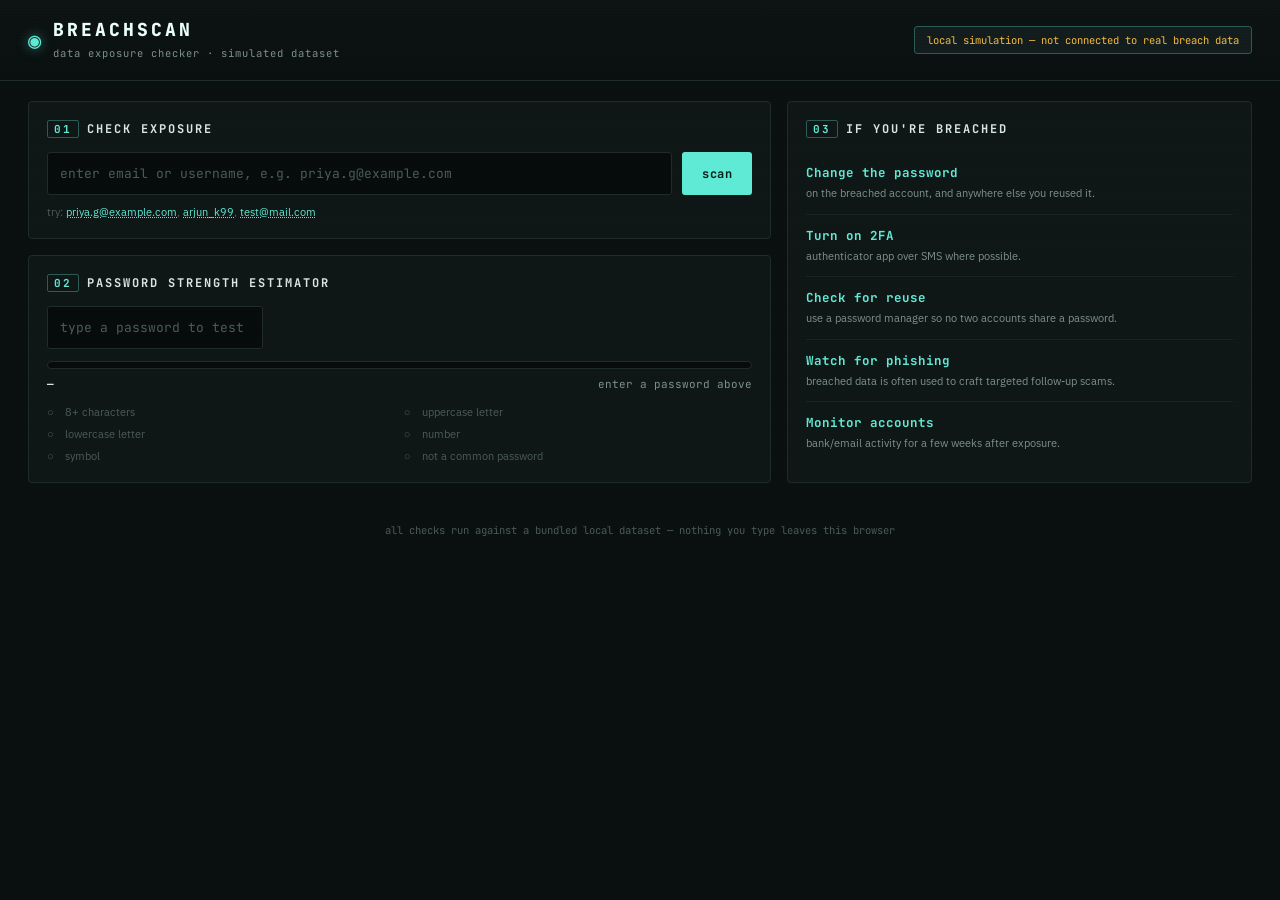
<file: index.html>
<!DOCTYPE html>
<html lang="en">
<head>
<meta charset="UTF-8">
<meta name="viewport" content="width=device-width, initial-scale=1.0">
<title>BREACHSCAN // Exposure Checker</title>
<link rel="preconnect" href="https://fonts.googleapis.com">
<link href="https://fonts.googleapis.com/css2?family=JetBrains+Mono:wght@400;500;700;800&family=IBM+Plex+Sans:wght@400;500;600&display=swap" rel="stylesheet">
<link rel="stylesheet" href="style.css">
</head>
<body>

<div class="scanlines"></div>

<header class="topbar">
  <div class="brand">
    <span class="brand-mark">◉</span>
    <div class="brand-text">
      <h1>BREACHSCAN</h1>
      <span class="tagline">data exposure checker · simulated dataset</span>
    </div>
  </div>
  <span class="disclaimer-pill">local simulation — not connected to real breach data</span>
</header>

<main class="layout">

  <!-- SEARCH -->
  <section class="panel panel-search">
    <div class="panel-head">
      <h2><span class="idx">01</span> check exposure</h2>
    </div>
    <div class="search-row">
      <input type="text" id="queryInput" class="search-input" placeholder="enter email or username, e.g. priya.g@example.com" spellcheck="false">
      <button class="btn btn-primary" id="checkBtn">scan</button>
    </div>
    <p class="hint">try: <span class="hint-example" data-fill="priya.g@example.com">priya.g@example.com</span>, <span class="hint-example" data-fill="arjun_k99">arjun_k99</span>, <span class="hint-example" data-fill="test@mail.com">test@mail.com</span></p>

    <div class="result-block" id="resultBlock" hidden>
      <div class="result-summary" id="resultSummary"></div>
      <div class="breach-list" id="breachList"></div>
    </div>
  </section>

  <!-- PASSWORD STRENGTH -->
  <section class="panel panel-pw">
    <div class="panel-head">
      <h2><span class="idx">02</span> password strength estimator</h2>
    </div>
    <input type="text" id="pwInput" class="search-input" placeholder="type a password to test (nothing is stored or sent)" spellcheck="false" autocomplete="off">
    <div class="strength-meter">
      <div class="strength-bar" id="strengthBar"></div>
    </div>
    <div class="strength-info">
      <span id="strengthLabel">—</span>
      <span id="crackTime">enter a password above</span>
    </div>
    <ul class="pw-checklist" id="pwChecklist">
      <li data-check="length">8+ characters</li>
      <li data-check="upper">uppercase letter</li>
      <li data-check="lower">lowercase letter</li>
      <li data-check="number">number</li>
      <li data-check="symbol">symbol</li>
      <li data-check="common">not a common password</li>
    </ul>
  </section>

  <!-- ADVICE PANEL -->
  <aside class="panel panel-advice">
    <div class="panel-head">
      <h2><span class="idx">03</span> if you're breached</h2>
    </div>
    <ul class="advice-list">
      <li><strong>Change the password</strong><p>on the breached account, and anywhere else you reused it.</p></li>
      <li><strong>Turn on 2FA</strong><p>authenticator app over SMS where possible.</p></li>
      <li><strong>Check for reuse</strong><p>use a password manager so no two accounts share a password.</p></li>
      <li><strong>Watch for phishing</strong><p>breached data is often used to craft targeted follow-up scams.</p></li>
      <li><strong>Monitor accounts</strong><p>bank/email activity for a few weeks after exposure.</p></li>
    </ul>
  </aside>

</main>

<footer class="footer">
  <span>all checks run against a bundled local dataset — nothing you type leaves this browser</span>
</footer>

<script src="breaches.js"></script>
<script src="script.js"></script>
</body>
</html>
</file>
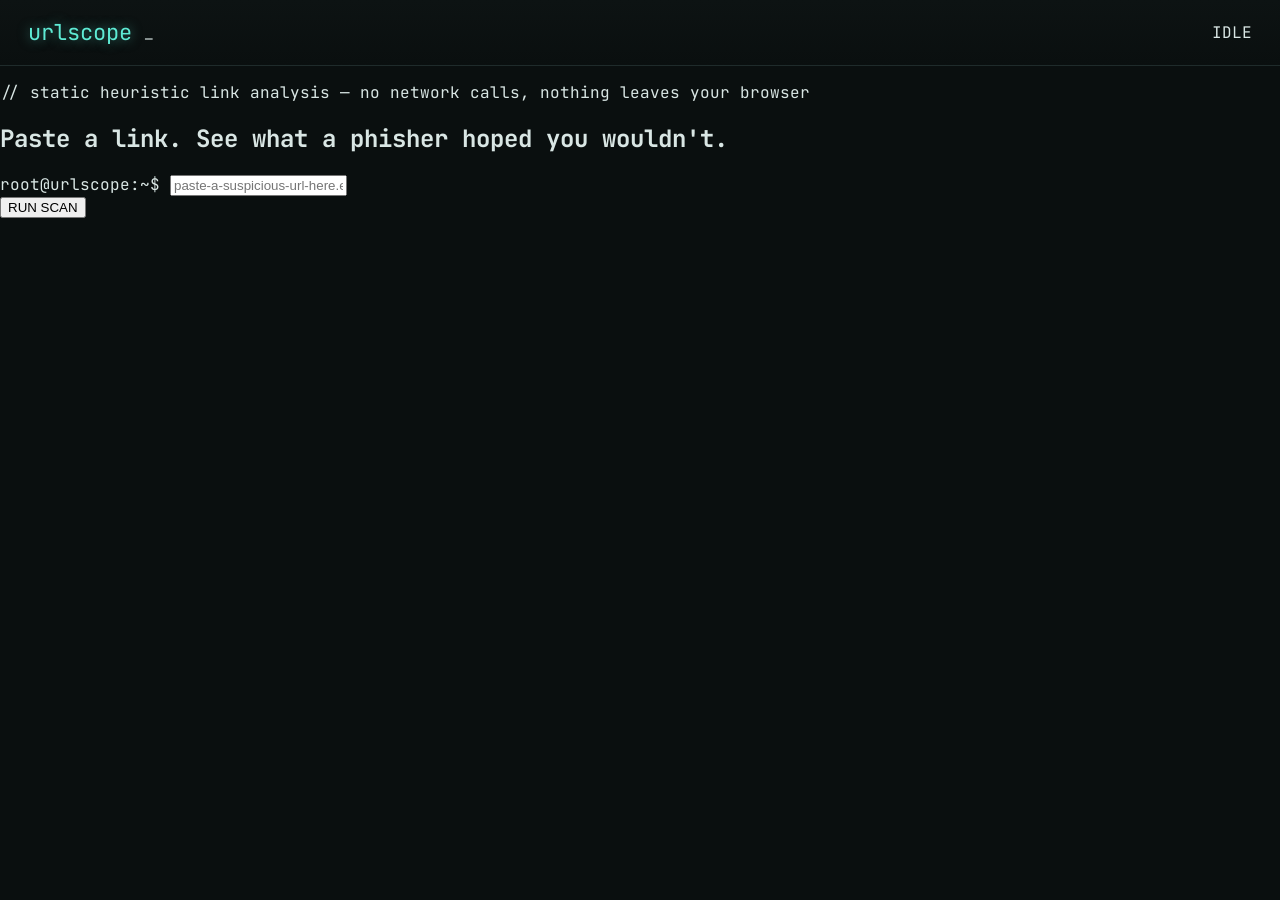
<file: url.html>
<!DOCTYPE html>
<html lang="en">
<head>
<meta charset="UTF-8">
<meta name="viewport" content="width=device-width, initial-scale=1.0">
<title>URLSCOPE // Phishing Link Analyzer</title>
<link rel="preconnect" href="https://fonts.googleapis.com">
<link href="https://fonts.googleapis.com/css2?family=JetBrains+Mono:wght@400;500;700;800&family=Inter:wght@400;500;600&display=swap" rel="stylesheet">
<link rel="stylesheet" href="style.css">
</head>
<body>

  <div class="scan-grid" aria-hidden="true"></div>

  <header class="topbar">
    <div class="brand">
      <span class="brand-mark">urlscope</span><span class="brand-cursor">_</span>
    </div>
    <div class="status-chip" id="statusChip">
      <span class="dot"></span> IDLE
    </div>
  </header>

  <main class="console">
    <section class="intro">
      <p class="eyebrow">// static heuristic link analysis — no network calls, nothing leaves your browser</p>
      <h1>Paste a link. See what a phisher hoped you wouldn't.</h1>
    </section>

    <section class="input-rig">
      <div class="prompt-line">
        <span class="prompt-glyph">root@urlscope:~$</span>
        <input
          type="text"
          id="urlInput"
          placeholder="paste-a-suspicious-url-here.example.com/login"
          autocomplete="off"
          spellcheck="false"
        />
      </div>
      <button id="scanBtn" class="scan-btn">
        <span class="btn-label">RUN SCAN</span>
        <span class="btn-sweep" aria-hidden="true"></span>
      </button>
    </section>

    <section class="report" id="report" hidden>

      <div class="report-head">
        <div class="verdict-block">
          <div class="verdict-label">VERDICT</div>
          <div class="verdict-value" id="verdictText">—</div>
        </div>
        <div class="gauge-block">
          <div class="gauge" id="gauge">
            <svg viewBox="0 0 120 68" class="gauge-svg">
              <path d="M10,60 A50,50 0 0,1 110,60" class="gauge-track" />
              <path d="M10,60 A50,50 0 0,1 110,60" class="gauge-fill" id="gaugeFill" />
            </svg>
            <div class="gauge-score" id="gaugeScore">0</div>
            <div class="gauge-sub">RISK / 100</div>
          </div>
        </div>
      </div>

      <div class="target-line">
        <span class="target-label">TARGET</span>
        <span class="target-value" id="targetValue">—</span>
      </div>

      <div class="findings">
        <div class="findings-head">
          <span>#</span><span>CHECK</span><span>RESULT</span><span>SIGNAL</span>
        </div>
        <div class="findings-body" id="findingsBody"></div>
      </div>

      <p class="disclaimer">
        Heuristic estimate only — not a substitute for URL reputation databases, sandboxing, or your own judgment. Always verify the sender through a separate trusted channel before entering credentials.
      </p>
    </section>

  </main>

  <script src="script.js"></script>
</body>
</html>
</file>
<file: style.css>
:root {
  --bg: #0a0f0f;
  --panel: #0f1616;
  --panel-raised: #131c1c;
  --border: #1f2b2b;
  --mint: #5eead4;
  --mint-dim: #2c5b53;
  --amber: #f5b942;
  --red: #ff5c5c;
  --red-dim: #7a2b2b;
  --text: #d9e6e4;
  --text-dim: #7d918e;
  --text-faint: #4b5b58;
  --mono: 'JetBrains Mono', 'Courier New', monospace;
  --sans: 'IBM Plex Sans', sans-serif;
}

* { box-sizing: border-box; }

body {
  margin: 0;
  background: var(--bg);
  color: var(--text);
  font-family: var(--mono);
  min-height: 100vh;
}

::selection { background: var(--mint-dim); color: #fff; }

.scanlines {
  position: fixed;
  inset: 0;
  pointer-events: none;
  background: repeating-linear-gradient(
    to bottom,
    rgba(94, 234, 212, 0.012) 0px,
    rgba(94, 234, 212, 0.012) 1px,
    transparent 1px,
    transparent 3px
  );
  z-index: 999;
}

/* ---------- topbar ---------- */
.topbar {
  display: flex;
  justify-content: space-between;
  align-items: center;
  flex-wrap: wrap;
  gap: 10px;
  padding: 18px 28px;
  border-bottom: 1px solid var(--border);
  background: linear-gradient(180deg, #0d1313, #0a0f0f);
}

.brand { display: flex; align-items: center; gap: 12px; }

.brand-mark {
  color: var(--mint);
  font-size: 22px;
  text-shadow: 0 0 12px rgba(94,234,212,0.5);
}

.brand-text h1 {
  margin: 0;
  font-size: 18px;
  letter-spacing: 3px;
  font-weight: 800;
  color: #eafff9;
}

.tagline {
  font-size: 10.5px;
  color: var(--text-dim);
  letter-spacing: 1px;
}

.disclaimer-pill {
  font-size: 10.5px;
  color: var(--amber);
  border: 1px solid var(--mint-dim);
  background: var(--panel-raised);
  padding: 6px 12px;
  border-radius: 3px;
}

/* ---------- layout ---------- */
.layout {
  display: grid;
  grid-template-columns: 1.6fr 1fr;
  gap: 16px;
  padding: 20px 28px;
}

.panel-search, .panel-pw { grid-column: 1; }
.panel-advice { grid-column: 2; grid-row: 1 / 3; }

.panel {
  background: var(--panel);
  border: 1px solid var(--border);
  border-radius: 4px;
  padding: 18px;
}

.panel-head {
  display: flex;
  justify-content: space-between;
  align-items: center;
  margin-bottom: 14px;
}

.panel-head h2 {
  font-size: 12px;
  letter-spacing: 2px;
  text-transform: uppercase;
  color: var(--text);
  margin: 0;
  display: flex;
  align-items: center;
  gap: 8px;
}

.idx {
  color: var(--mint);
  font-weight: 700;
  font-size: 11px;
  border: 1px solid var(--mint-dim);
  padding: 1px 6px;
  border-radius: 2px;
}

/* ---------- search ---------- */
.search-row { display: flex; gap: 10px; }

.search-input {
  flex: 1;
  background: #070b0b;
  border: 1px solid var(--border);
  border-radius: 3px;
  color: var(--text);
  font-family: var(--mono);
  font-size: 13px;
  padding: 12px;
}

.search-input:focus { outline: none; border-color: var(--mint-dim); }
.search-input::placeholder { color: var(--text-faint); }

.btn {
  font-family: var(--mono);
  font-size: 12px;
  letter-spacing: 0.5px;
  padding: 12px 20px;
  border-radius: 3px;
  border: none;
  cursor: pointer;
  transition: all 0.15s ease;
}

.btn-primary {
  background: var(--mint);
  color: #04201c;
  font-weight: 700;
}

.btn-primary:hover { background: #7ff3de; }

.hint {
  font-size: 10.5px;
  color: var(--text-faint);
  font-family: var(--sans);
  margin: 10px 0 0;
}

.hint-example {
  color: var(--mint);
  cursor: pointer;
  text-decoration: underline dotted;
}
.hint-example:hover { color: #7ff3de; }

/* ---------- results ---------- */
.result-block { margin-top: 18px; }

.result-summary {
  padding: 12px 14px;
  border-radius: 3px;
  font-size: 13px;
  margin-bottom: 12px;
  font-weight: 700;
}

.result-summary.clean {
  background: rgba(94,234,212,0.08);
  border: 1px solid var(--mint-dim);
  color: var(--mint);
}

.result-summary.exposed {
  background: rgba(255,92,92,0.08);
  border: 1px solid var(--red-dim);
  color: var(--red);
}

.breach-card {
  border: 1px solid var(--border);
  border-radius: 3px;
  padding: 12px 14px;
  margin-bottom: 10px;
  background: var(--panel-raised);
}

.breach-card-head {
  display: flex;
  justify-content: space-between;
  align-items: center;
  margin-bottom: 6px;
}

.breach-card-head strong { font-size: 13px; color: var(--text); }

.severity-tag {
  font-size: 9.5px;
  text-transform: uppercase;
  padding: 2px 8px;
  border-radius: 10px;
  letter-spacing: 0.5px;
}
.severity-low { background: rgba(94,234,212,0.15); color: var(--mint); }
.severity-medium { background: rgba(245,185,66,0.15); color: var(--amber); }
.severity-high { background: rgba(255,140,66,0.15); color: #ff8c42; }
.severity-critical { background: rgba(255,92,92,0.18); color: var(--red); }

.breach-meta {
  font-size: 11px;
  color: var(--text-faint);
  margin-bottom: 6px;
  font-family: var(--sans);
}

.exposed-tags { display: flex; flex-wrap: wrap; gap: 6px; }

.exposed-tag {
  font-size: 10px;
  padding: 3px 8px;
  border: 1px solid var(--border);
  border-radius: 2px;
  color: var(--text-dim);
}

/* ---------- password strength ---------- */
.strength-meter {
  height: 8px;
  background: #070b0b;
  border-radius: 4px;
  overflow: hidden;
  margin-top: 12px;
  border: 1px solid var(--border);
}

.strength-bar {
  height: 100%;
  width: 0%;
  background: var(--red);
  transition: width 0.25s ease, background 0.25s ease;
}

.strength-info {
  display: flex;
  justify-content: space-between;
  font-size: 11px;
  margin-top: 8px;
  color: var(--text-dim);
}

#strengthLabel { font-weight: 700; color: var(--text); }

.pw-checklist {
  list-style: none;
  padding: 0;
  margin: 14px 0 0;
  display: grid;
  grid-template-columns: 1fr 1fr;
  gap: 8px;
}

.pw-checklist li {
  font-size: 11px;
  color: var(--text-faint);
  font-family: var(--sans);
  padding-left: 18px;
  position: relative;
}

.pw-checklist li::before {
  content: "○";
  position: absolute;
  left: 0;
  color: var(--text-faint);
}

.pw-checklist li.pass {
  color: var(--mint);
}

.pw-checklist li.pass::before {
  content: "●";
  color: var(--mint);
}

/* ---------- advice ---------- */
.advice-list { list-style: none; margin: 0; padding: 0; }

.advice-list li {
  padding: 12px 0;
  border-bottom: 1px solid rgba(31,43,43,0.6);
}
.advice-list li:last-child { border-bottom: none; }

.advice-list strong {
  font-size: 12.5px;
  color: var(--mint);
  display: block;
}

.advice-list p {
  margin: 4px 0 0;
  font-size: 11px;
  color: var(--text-dim);
  font-family: var(--sans);
  line-height: 1.5;
}

/* ---------- footer ---------- */
.footer {
  text-align: center;
  padding: 20px;
  font-size: 10.5px;
  color: var(--text-faint);
}

/* ---------- responsive ---------- */
@media (max-width: 880px) {
  .layout { grid-template-columns: 1fr; padding: 16px; }
  .panel-advice { grid-column: 1; grid-row: auto; }
  .topbar { padding: 14px 16px; }
  .pw-checklist { grid-template-columns: 1fr; }
}

@media (prefers-reduced-motion: reduce) {
  .strength-bar { transition: none; }
}

a:focus-visible, button:focus-visible, input:focus-visible {
  outline: 2px solid var(--mint);
  outline-offset: 2px;
}
</file>
